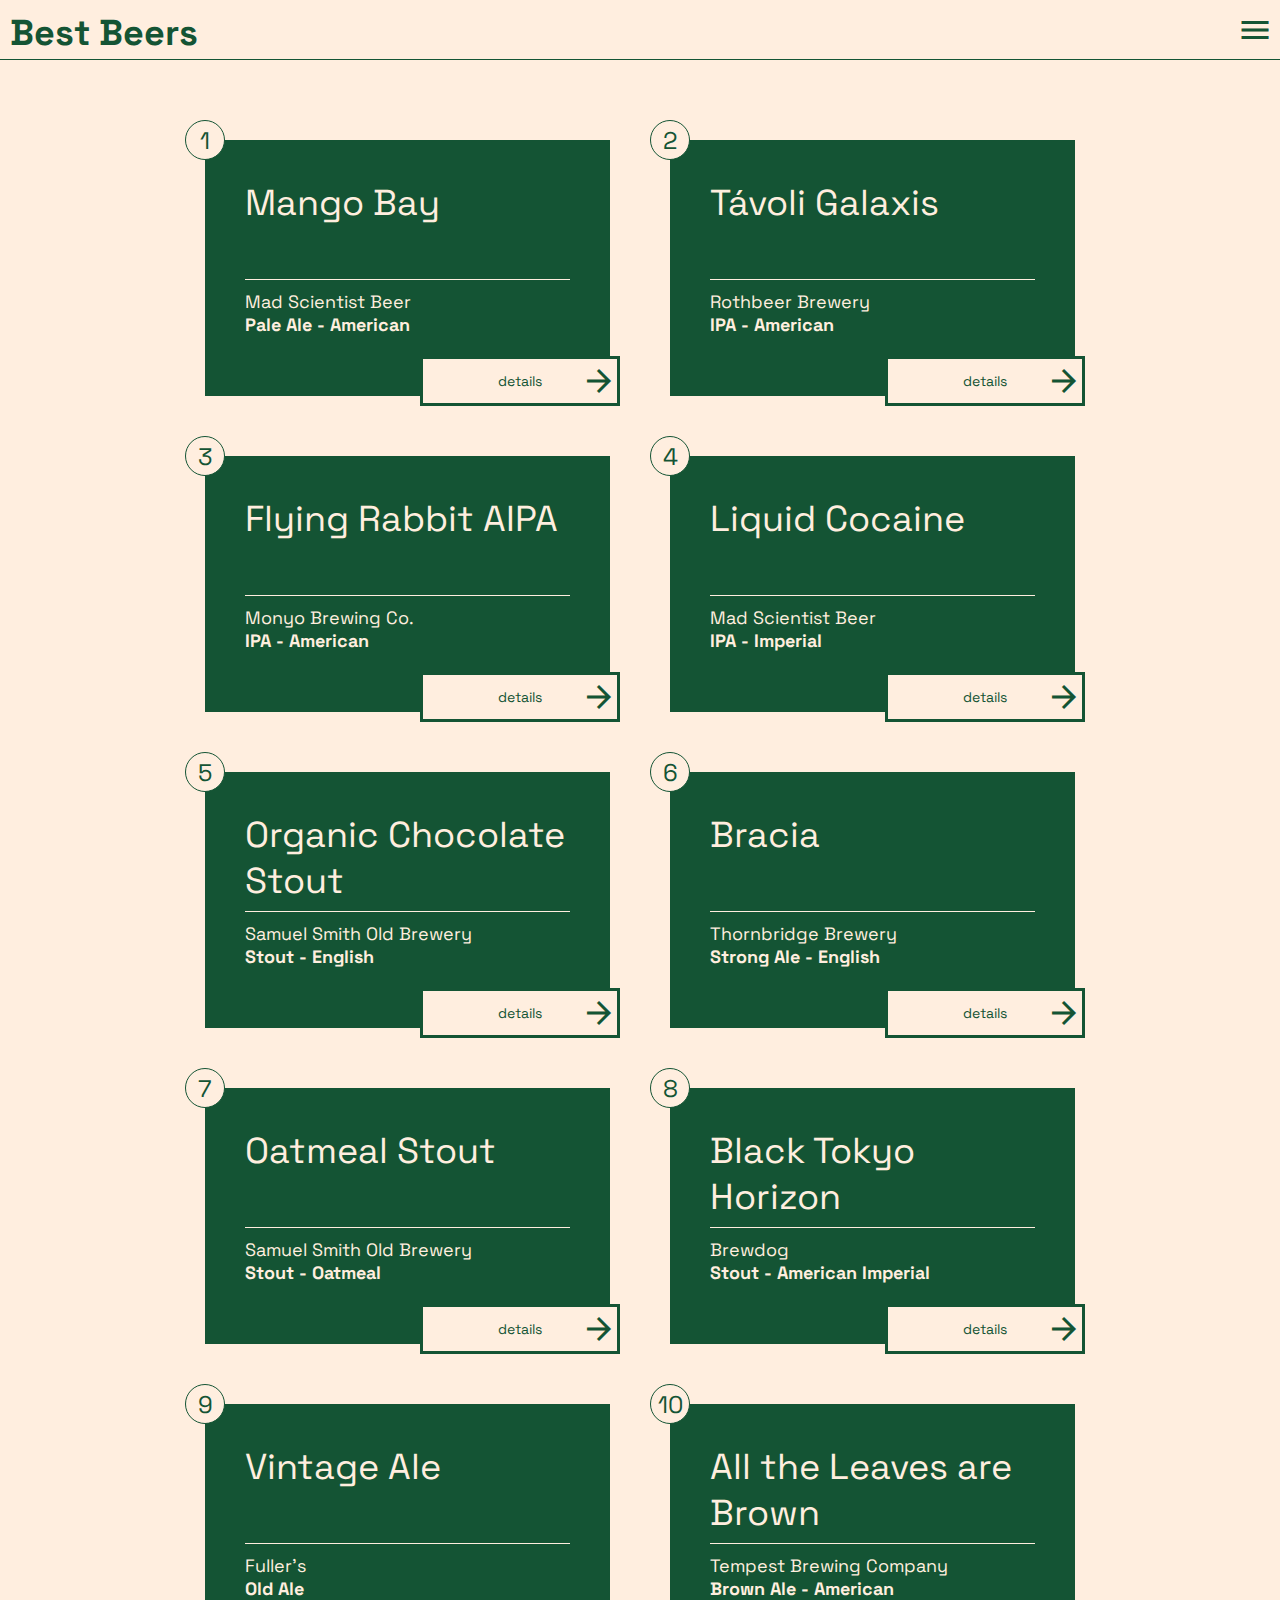
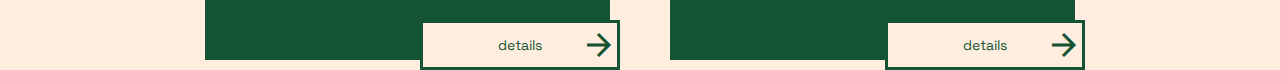
<file: index.html>
<!DOCTYPE html>
<html lang="en">
<head>
    <meta charset="UTF-8">
    <meta http-equiv="X-UA-Compatible" content="IE=edge">
    <meta name="viewport" content="width=device-width, initial-scale=1.0">
    <title>Document</title>

    <link rel="preconnect" href="https://fonts.googleapis.com">
    <link rel="preconnect" href="https://fonts.gstatic.com" crossorigin>
    <link href="https://fonts.googleapis.com/css2?family=Space+Grotesk:wght@400;700&display=swap" rel="stylesheet"> 

    <link rel="stylesheet" href="https://fonts.googleapis.com/icon?family=Material+Icons">

    <link rel="stylesheet" href="style.css">
</head>
<body>
    <header>
        <h1>Best Beers</h1>
        <button class="hamb"><i class="material-icons menu">menu</i></button>
    </header>

    <main>
        <section>
            <div class="cards">
                <div class="number">1</div>
                <h1 class="title">Mango Bay</h1>
                <p class="sub">Mad Scientist Beer</p>
                <p class="text">Pale Ale - American</p>
                <button>
                    details
                    <i class="material-icons arrow">arrow_forward</i>
                </button>
            </div>
        </section>

        <section>
            <div class="cards">
                <div class="number">2</div>
                <h1 class="title">Távoli Galaxis</h1>
                <p class="sub">Rothbeer Brewery</p>
                <p class="text">IPA - American</p>
                <button>
                    details
                    <i class="material-icons arrow">arrow_forward</i>
                </button>
            </div>
        </section>
        
        <section>
            <div class="cards">
                <div class="number">3</div>
                <h1 class="title">Flying Rabbit AIPA</h1>
                <p class="sub">Monyo Brewing Co.</p>
                <p class="text">IPA - American</p>
                <button>
                    details
                    <i class="material-icons arrow">arrow_forward</i>
                </button>
            </div>
        </section>

        <section>
            <div class="cards">
                <div class="number">4</div>
                <h1 class="title">Liquid Cocaine</h1>
                <p class="sub">Mad Scientist Beer</p>
                <p class="text">IPA - Imperial</p>
                <button>
                    details
                    <i class="material-icons arrow">arrow_forward</i>
                </button>
            </div>
        </section>

        <section>
            <div class="cards">
                <div class="number">5</div>
                <h1 class="title">Organic Chocolate Stout</h1>
                <p class="sub">Samuel Smith Old Brewery</p>
                <p class="text">Stout - English</p>
                <button>
                    details
                    <i class="material-icons arrow">arrow_forward</i>
                </button>
            </div>
        </section>

        <section>
            <div class="cards">
                <div class="number">6</div>
                <h1 class="title">Bracia</h1>
                <p class="sub">Thornbridge Brewery</p>
                <p class="text">Strong Ale - English</p>
                <button>
                    details
                    <i class="material-icons arrow">arrow_forward</i>
                </button>
            </div>
        </section>

        <section>
            <div class="cards">
                <div class="number">7</div>
                <h1 class="title">Oatmeal Stout</h1>
                <p class="sub">Samuel Smith Old Brewery</p>
                <p class="text">Stout - Oatmeal</p>
                <button>
                    details
                    <i class="material-icons arrow">arrow_forward</i>
                </button>
            </div>
        </section>

        <section>
            <div class="cards">
                <div class="number">8</div>
                <h1 class="title">Black Tokyo Horizon</h1>
                <p class="sub">Brewdog</p>
                <p class="text">Stout - American Imperial</p>
                <button>
                    details
                    <i class="material-icons arrow">arrow_forward</i>
                </button>
            </div>
        </section>

        <section>
            <div class="cards">
                <div class="number">9</div>
                <h1 class="title">Vintage Ale</h1>
                <p class="sub">Fuller's
                <p class="text">Old Ale</p>
                <button>
                    details
                    <i class="material-icons arrow">arrow_forward</i>
                </button>
            </div>
        </section>

        <section>
            <div class="cards">
                <div class="number">10</div>
                <h1 class="title">All the Leaves are Brown</h1>
                <p class="sub">Tempest Brewing Company</p>
                <p class="text">Brown Ale - American</p>
                <button>
                    details
                    <i class="material-icons arrow">arrow_forward</i>
                </button>
            </div>
        </section>
        
    </main>
</body>
</html>
</file>
<file: style.css>
* {
  margin: 0;
  padding: 0;
  border: 0;
  outline: none;
  box-sizing: border-box;
  background: transparent;
  font-family: inherit;
  text-decoration: none;
}

ol,
ul,
li {
  list-style: none;
  display: block;
}

table {
  border-collapse: collapse;
  border-spacing: 0;
}

a,
img {
  border: none;
}

button,
a {
  cursor: pointer;
  color: inherit;
}

textarea {
  resize: none;
}

button,
input,
textarea,
select {
  appearance: none !important;
  -webkit-appearance: none !important;
  /* safari, opera, chrome miatt */
  border-radius: 0;
}

/* CSS reset */

/* color: #ffeedf
s-color: #145434 */

/* font: Space Grotesk
icon: Material Icons */

* {
  background-color: #ffeedf;
  color: #145434;
  font-family: "Space Grotesk", sans-serif;
  font-style: normal;
  font-weight: 400;
}

header {
  position: fixed;
  z-index: 10;
  top: 0;

  width: 100%;
  height: 60px;

  border-bottom: 1px solid #145434;

  display: flex;
  justify-content: space-between;
}

header .hamb {
  font-size: 36px;
  border: none;
  position: absolute;
  right: 0;
  top: 5px;

  width: 50px;
  z-index: 10;
}

header h1 {
  padding: 10px;
  font-size: 36px;
  z-index: 10;
  font-weight: 700;
}

i.menu {
  font-size: 36px;
}

main {
  display: flex;
  flex-wrap: wrap;
  align-items: center;
  justify-content: center;

  margin: 140px auto 0;
  max-width: 1200px;
  gap: 60px;
  z-index: 1;
}

.cards {
  color: #ffeedf;
  background-color: #145434;

  position: relative;

  width: 405px;
  /* max-width: 405px; */
  /* height: 280px; */

  display: flex;
  flex-direction: column;
  z-index: 1;

  /* margin: 40px; */
  padding: 40px;
}

.number {
  border: 1px solid #145434;
  border-radius: 50%;

  width: 40px;
  height: 40px;

  display: flex;
  flex-direction: column;
  justify-content: center;
  align-items: center;

  font-size: 24px;

  position: absolute;
  top: -20px;
  left: -20px;
}

.title {
  /* padding: 40px; */
  color: #ffeedf;
  background-color: #145434;

  font-size: 36px;

  border-bottom: 1px solid #ffeedf;
  min-height: 100px;
}

.sub {
  color: #ffeedf;
  background-color: #145434;
  font-size: 18px;
  margin-top: 10px;
}

.text {
  color: #ffeedf;
  background-color: #145434;

  font-weight: 800;
  font-size: 18px;
  padding-bottom: 20px;
}

button {
  border: 3px solid #145434;
  background-color: #ffeedf;
  color: #145434;

  width: 200px;
  height: 50px;

  font-size: 14px;
  margin: auto;

  position: absolute;

  display: flex;
  justify-content: center;
  align-items: center;
}

section button {
  right: -10px;
  bottom: -10px;
}

section button i {
  position: absolute;
  right: 0;
}

i.arrow {
  font-size: 36px;
  background-color: #ffeedf;
  color: #145434;
}

.cards button:hover {
  background-color: #145434;
  color: #ffeedf;
  border: 2px solid #ffeedf;
}
.cards button:hover i.arrow {
  background-color: #145434;
  color: #ffeedf;
}
</file>
